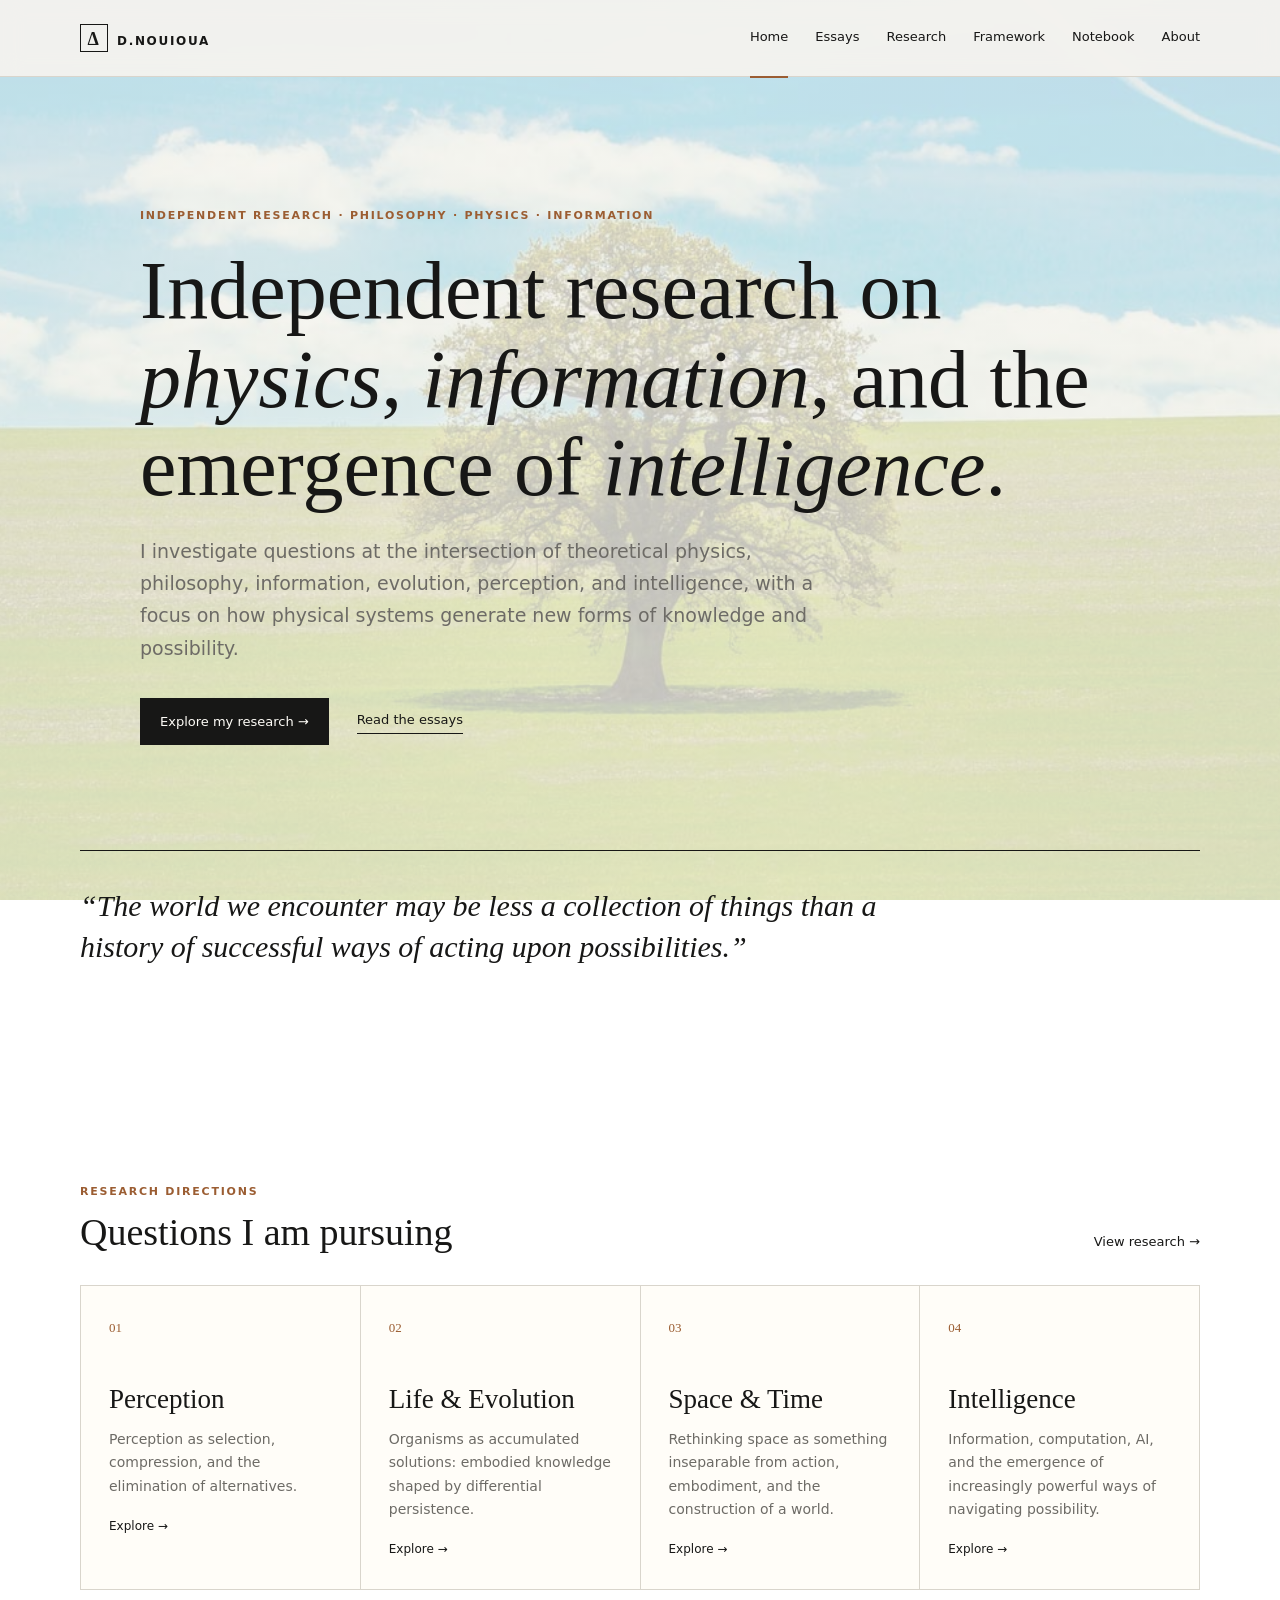
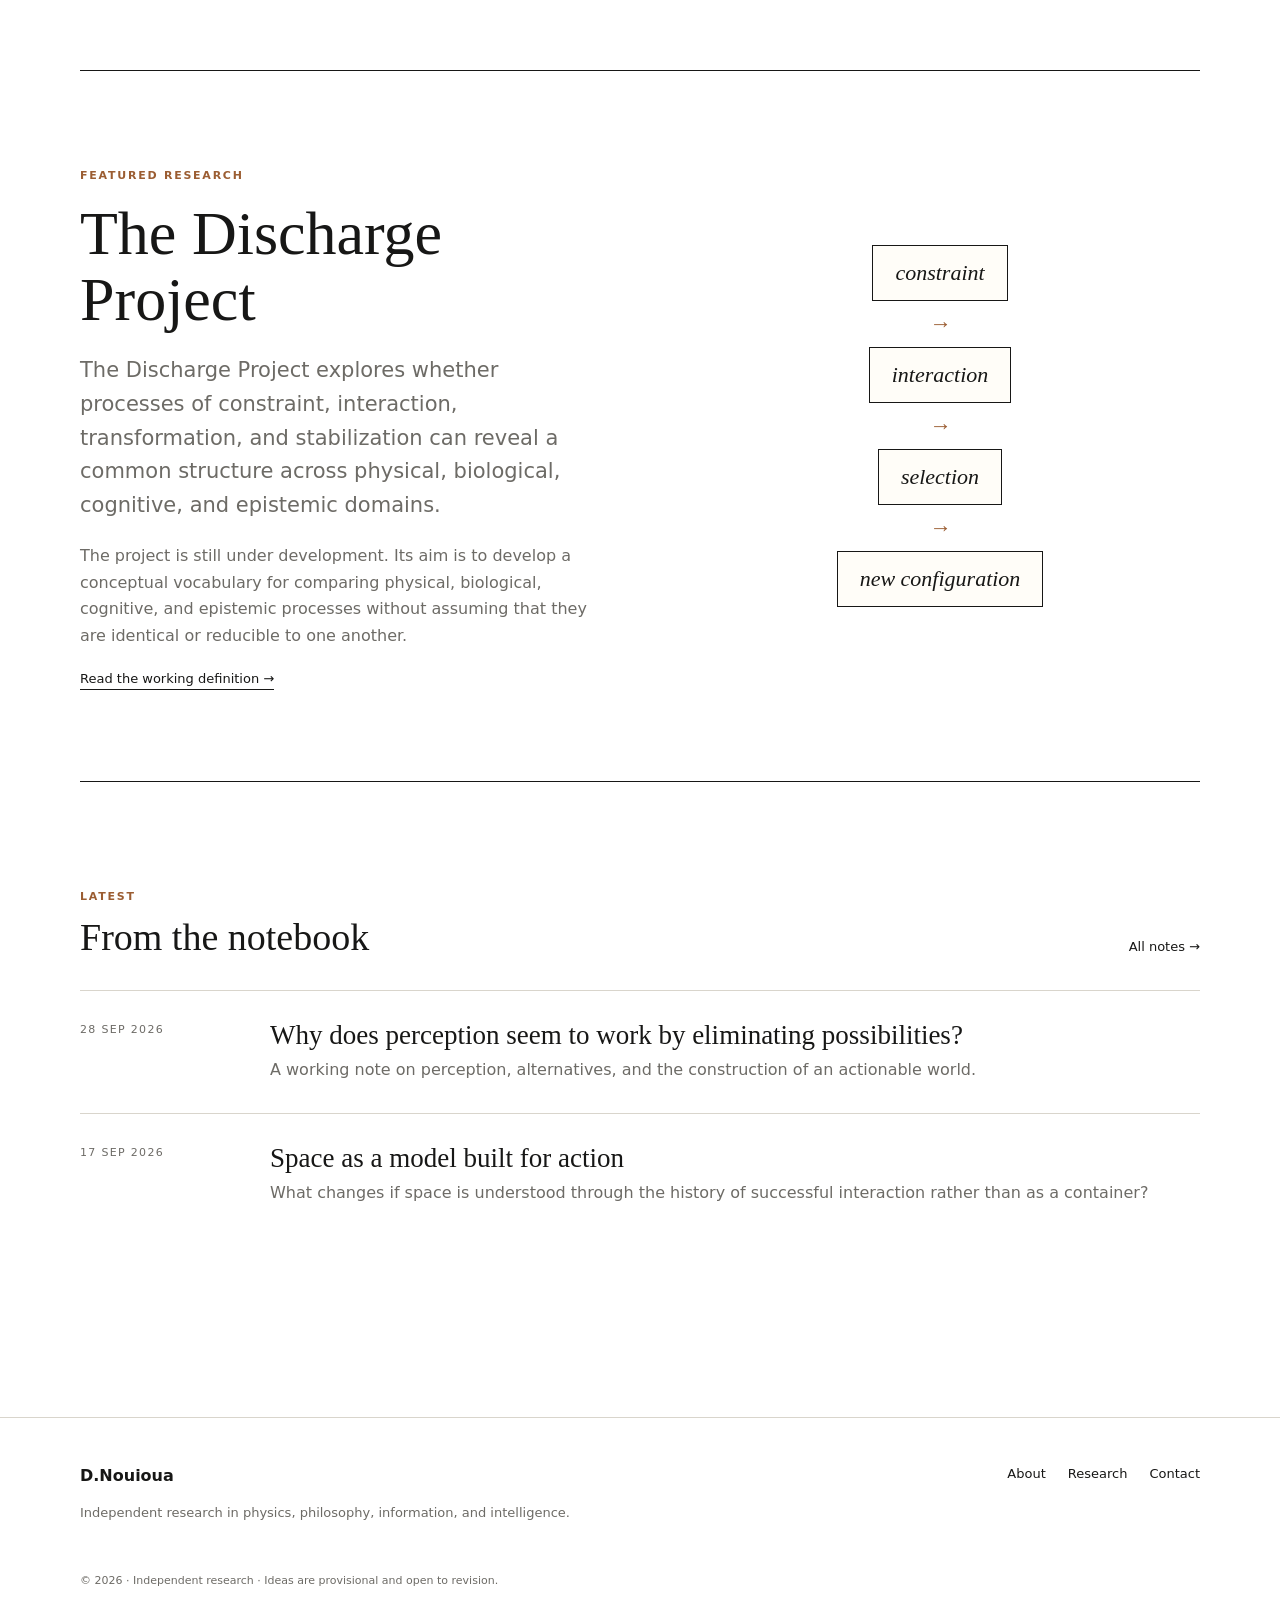
<file: index.html>
<!doctype html>
<html lang="en">
<head>
  <meta charset="utf-8">
  <meta name="viewport" content="width=device-width,initial-scale=1">
  <meta name="description" content="An independent inquiry into information, life, perception, intelligence, space and time.">
  <title>D.Nouioua — Independent Researcher</title>
  <link rel="stylesheet" href="assets/style.css">
</head>
<body>
<header class="site-header">
  <div class="wrap nav">
    <a class="brand" href="index.html"><span>Δ</span>D.NOUIOUA</a>
    <button class="menu" aria-label="Toggle navigation">☰</button>
    <nav>
      <a href="index.html" class="active">Home</a>
      <a href="essays.html">Essays</a>
      <a href="research.html">Research</a>
      <a href="framework.html">Framework</a>
      <a href="notebook.html">Notebook</a>
      <a href="about.html">About</a>
    </nav>
  </div>
</header>

<main>
<section class="hero wrap">
  <div class="eyebrow">INDEPENDENT RESEARCH · PHILOSOPHY · PHYSICS · INFORMATION</div>
  <h1>Independent research on <em>physics</em>, <em>information</em>, and the emergence of <em>intelligence</em>.</h1>
  <p class="lead">I investigate questions at the intersection of theoretical physics, philosophy, information, evolution, perception, and intelligence, with a focus on how physical systems generate new forms of knowledge and possibility.</p>
  <div class="hero-actions">
    <a class="button" href="research.html">Explore my research →</a>
    <a class="text-link" href="essays.html">Read the essays</a>
  </div>
</section>

<section class="statement wrap">
  <div class="rule"></div>
  <p>“The world we encounter may be less a collection of things than a history of successful ways of acting upon possibilities.”</p>
</section>

<section class="grid-section wrap">
  <div class="section-head">
   <div><span class="eyebrow">RESEARCH DIRECTIONS</span><h2>Questions I am pursuing</h2></div>
<a href="research.html">View research →</a>
  </div>
  <div class="cards four">
    <article class="card"><span class="num">01</span><h3>Perception</h3><p>Perception as selection, compression, and the elimination of alternatives.</p><a href="essays.html">Explore →</a></article>
    <article class="card"><span class="num">02</span><h3>Life & Evolution</h3><p>Organisms as accumulated solutions: embodied knowledge shaped by differential persistence.</p><a href="essays.html">Explore →</a></article>
    <article class="card"><span class="num">03</span><h3>Space & Time</h3><p>Rethinking space as something inseparable from action, embodiment, and the construction of a world.</p><a href="essays.html">Explore →</a></article>
    <article class="card"><span class="num">04</span><h3>Intelligence</h3><p>Information, computation, AI, and the emergence of increasingly powerful ways of navigating possibility.</p><a href="essays.html">Explore →</a></article>
  </div>
</section>

<section class="feature wrap">
  <div>
    <span class="eyebrow">FEATURED RESEARCH</span>
    <h2>The Discharge Project</h2>
    <p class="large">The Discharge Project explores whether processes of constraint, interaction, transformation, and stabilization can reveal a common structure across physical, biological, cognitive, and epistemic domains.</p>
    <p>The project is still under development. Its aim is to develop a conceptual vocabulary for comparing physical, biological, cognitive, and epistemic processes without assuming that they are identical or reducible to one another.</p>
    <a class="text-link" href="framework.html#discharge">Read the working definition →</a>
  </div>
  <div class="diagram">
    <div class="node">constraint</div><div class="arrow">→</div><div class="node">interaction</div><div class="arrow">→</div><div class="node">selection</div><div class="arrow">→</div><div class="node">new configuration</div>
  </div>
</section>

<section class="latest wrap">
  <div class="section-head"><div><span class="eyebrow">LATEST</span><h2>From the notebook</h2></div><a href="notebook.html">All notes →</a></div>
  <article class="post-row"><span class="date">28 SEP 2026</span><div><h3><a href="notebook.html">Why does perception seem to work by eliminating possibilities?</a></h3><p>A working note on perception, alternatives, and the construction of an actionable world.</p></div></article>
  <article class="post-row"><span class="date">17 SEP 2026</span><div><h3><a href="notebook.html">Space as a model built for action</a></h3><p>What changes if space is understood through the history of successful interaction rather than as a container?</p></div></article>
</section>
</main>

<footer class="footer"><div class="wrap footer-grid"><div><strong>D.Nouioua</strong><p>Independent research in physics, philosophy, information, and intelligence.</p></div><div><a href="about.html">About</a><a href="research.html">Research</a><a href="mailto:nouiouadhaieddine@gmail.com">Contact</a></div></div><div class="wrap copyright">© 2026 · Independent research · Ideas are provisional and open to revision.</div></footer>
<script src="assets/main.js"></script>
</body>
</html>
</file>
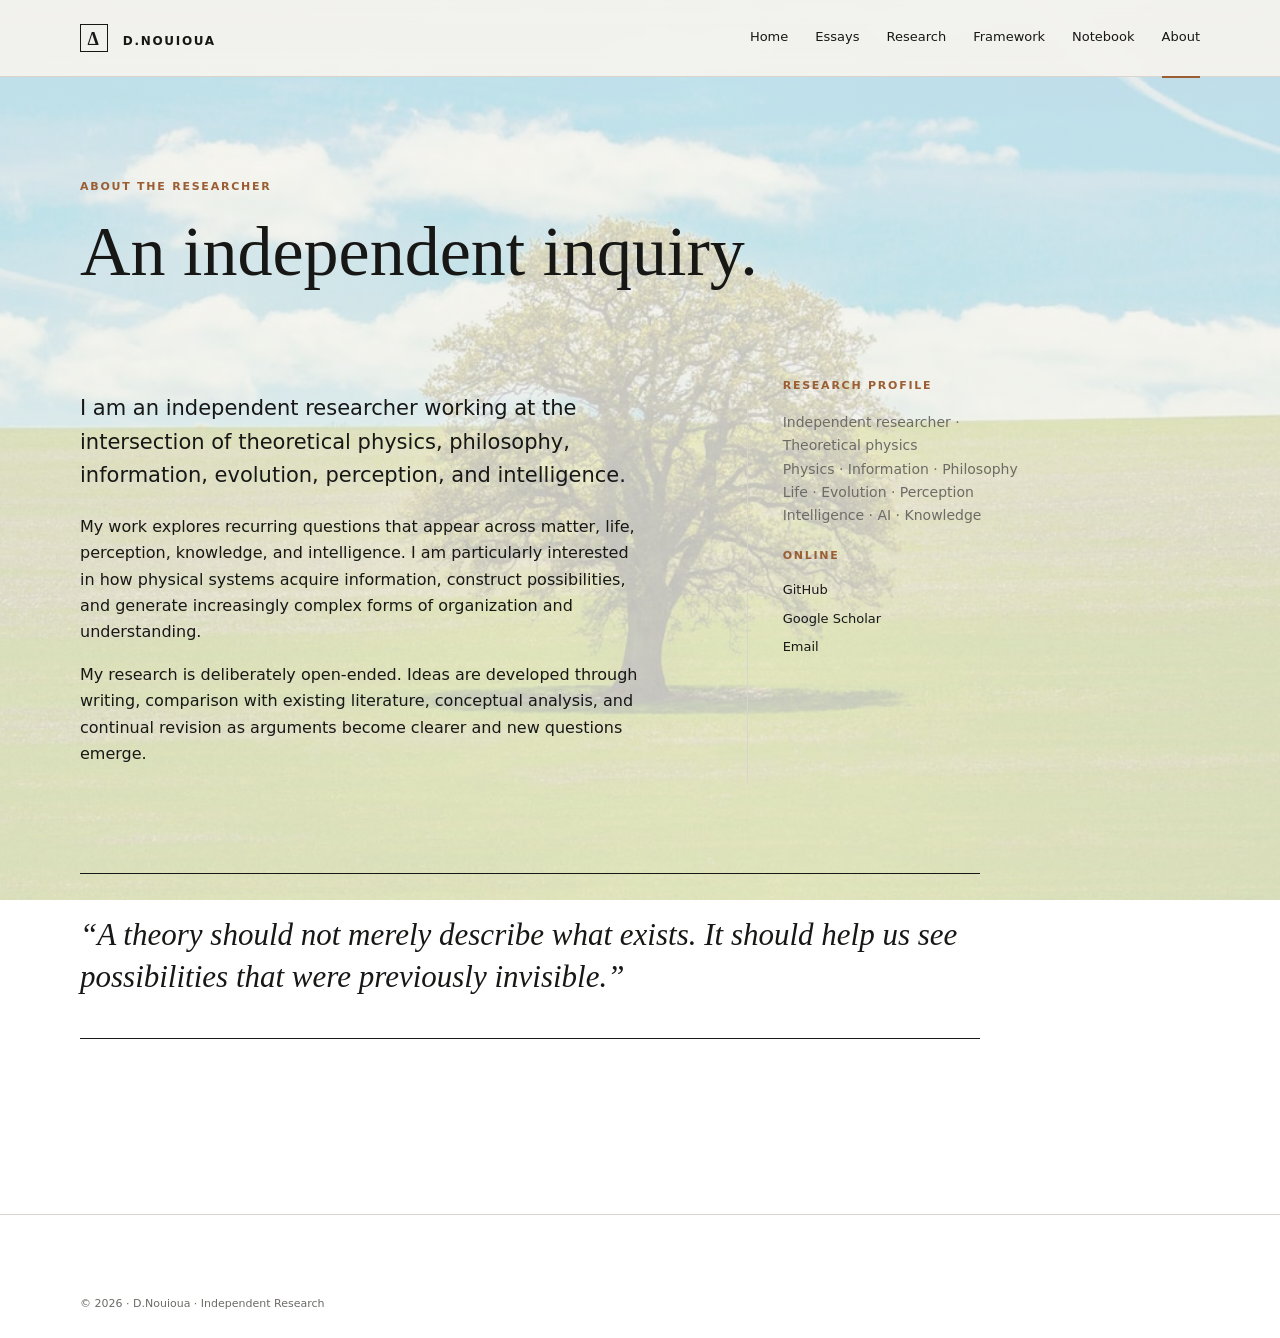
<file: about.html>
<!doctype html><html lang="en"><head><meta charset="utf-8"><meta name="viewport" content="width=device-width,initial-scale=1"><title>About — D.Nouioua</title><link rel="stylesheet" href="assets/style.css"></head><body>
<header class="site-header"><div class="wrap nav"><a class="brand" href="index.html"><span>Δ</span> D.NOUIOUA</a><button class="menu">☰</button><nav><a href="index.html">Home</a><a href="essays.html">Essays</a><a href="research.html">Research</a><a href="framework.html">Framework</a><a href="notebook.html">Notebook</a><a class="active" href="about.html">About</a></nav></div></header>
<main class="page wrap about"><div class="page-intro"><span class="eyebrow">ABOUT THE RESEARCHER</span><h1>An independent inquiry.</h1></div>
<div class="about-grid"><div><p class="large">I am an independent researcher working at the intersection of theoretical physics, philosophy, information, evolution, perception, and intelligence.</p><p>My work explores recurring questions that appear across matter, life, perception, knowledge, and intelligence. I am particularly interested in how physical systems acquire information, construct possibilities, and generate increasingly complex forms of organization and understanding.</p><p>My research is deliberately open-ended. Ideas are developed through writing, comparison with existing literature, conceptual analysis, and continual revision as arguments become clearer and new questions emerge.</p></div><aside><span class="eyebrow">RESEARCH PROFILE</span><ul><li>Independent researcher · Theoretical physics</li><li>Physics · Information · Philosophy</li><li>Life · Evolution · Perception</li><li>Intelligence · AI · Knowledge</li></ul><span class="eyebrow">ONLINE</span><div class="links"><a href="#">GitHub</a><a href="#">Google Scholar</a><a href="mailto:nouiouadhaieddine@gmail.com">Email</a></div></aside></div>
<div class="quote">“A theory should not merely describe what exists. It should help us see possibilities that were previously invisible.”</div>
</main><footer class="footer"><div class="wrap copyright">© 2026 · D.Nouioua · Independent Research</div></footer><script src="assets/main.js"></script></body></html>
</file>
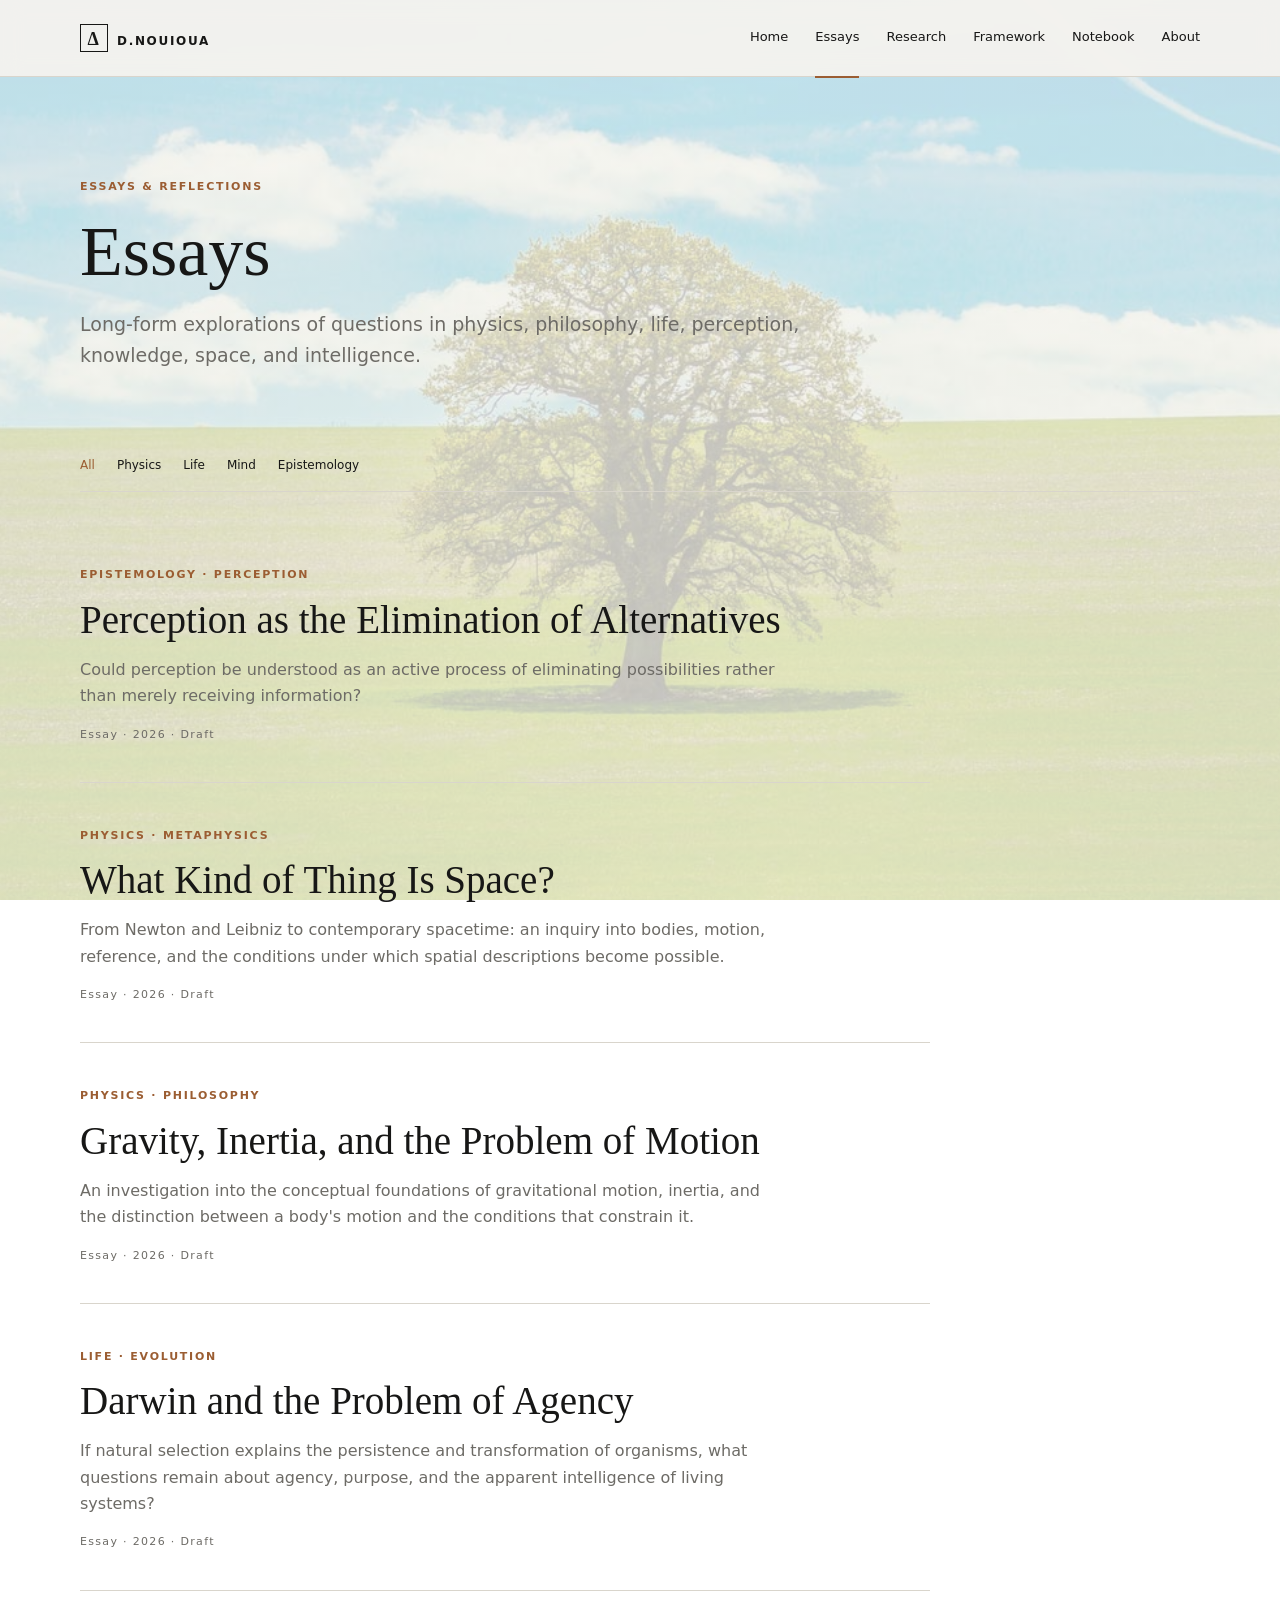
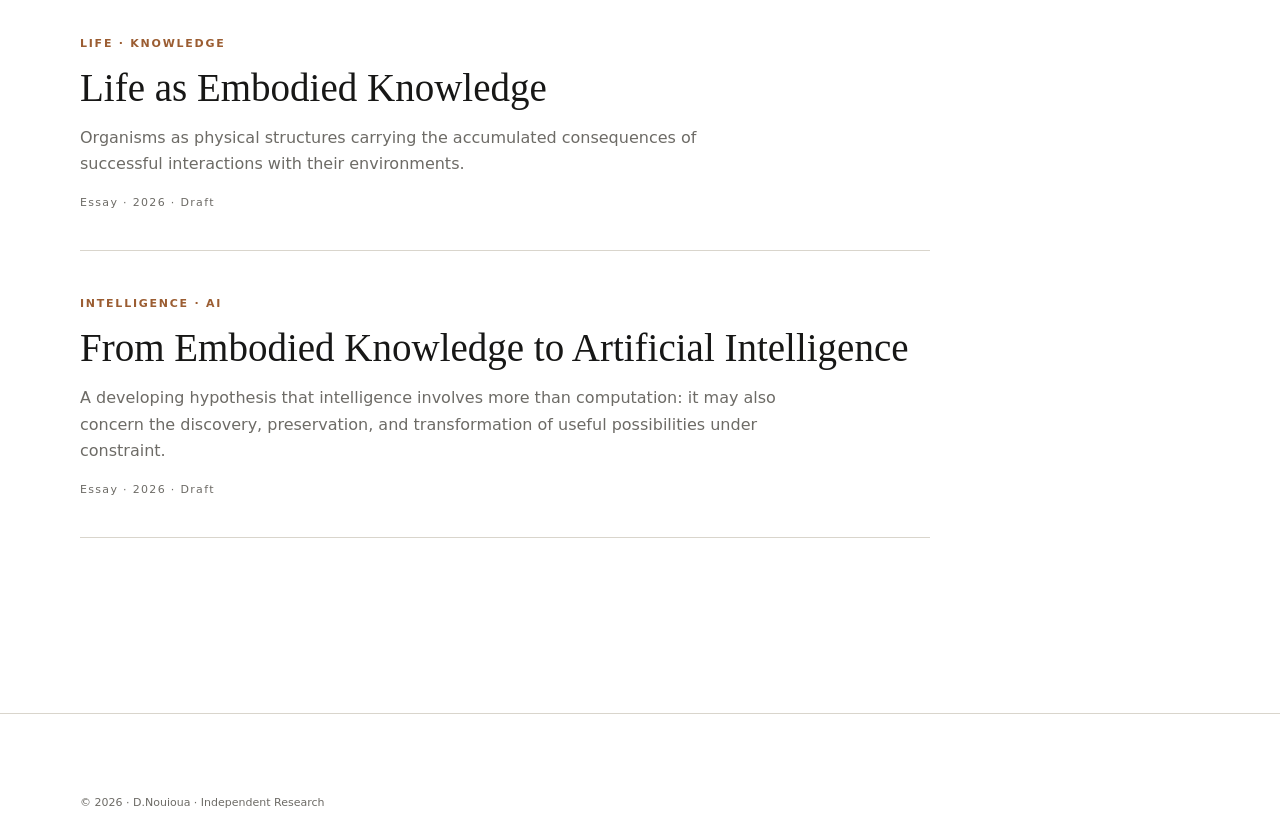
<file: essays.html>
<!doctype html>
<html lang="en">
<head>
  <meta charset="utf-8">
  <meta name="viewport" content="width=device-width,initial-scale=1">
  <title>Essays — D.Nouioua</title>
  <link rel="stylesheet" href="assets/style.css">
</head>

<body>

<header class="site-header">
  <div class="wrap nav">
    <a class="brand" href="index.html"><span>Δ</span>D.NOUIOUA</a>
    <button class="menu">☰</button>

    <nav>
      <a href="index.html">Home</a>
      <a class="active" href="essays.html">Essays</a>
      <a href="research.html">Research</a>
      <a href="framework.html">Framework</a>
      <a href="notebook.html">Notebook</a>
      <a href="about.html">About</a>
    </nav>
  </div>
</header>

<main class="page wrap">

  <div class="page-intro">
    <span class="eyebrow">ESSAYS & REFLECTIONS</span>
    <h1>Essays</h1>
    <p>
      Long-form explorations of questions in physics, philosophy, life,
      perception, knowledge, space, and intelligence.
    </p>
  </div>

  <div class="filters">
    <span class="filter active">All</span>
    <span class="filter">Physics</span>
    <span class="filter">Life</span>
    <span class="filter">Mind</span>
    <span class="filter">Epistemology</span>
  </div>

  <div class="essay-list">

    <article>
      <span class="tag">EPISTEMOLOGY · PERCEPTION</span>
      <h2>Perception as the Elimination of Alternatives</h2>
      <p>
        Could perception be understood as an active process of eliminating
        possibilities rather than merely receiving information?
      </p>
      <div class="meta">Essay · 2026 · Draft</div>
    </article>

    <article>
      <span class="tag">PHYSICS · METAPHYSICS</span>
      <h2>What Kind of Thing Is Space?</h2>
      <p>
        From Newton and Leibniz to contemporary spacetime: an inquiry into
        bodies, motion, reference, and the conditions under which spatial
        descriptions become possible.
      </p>
      <div class="meta">Essay · 2026 · Draft</div>
    </article>

    <article>
      <span class="tag">PHYSICS · PHILOSOPHY</span>
      <h2>Gravity, Inertia, and the Problem of Motion</h2>
      <p>
        An investigation into the conceptual foundations of gravitational
        motion, inertia, and the distinction between a body's motion and the
        conditions that constrain it.
      </p>
      <div class="meta">Essay · 2026 · Draft</div>
    </article>

    <article>
      <span class="tag">LIFE · EVOLUTION</span>
      <h2>Darwin and the Problem of Agency</h2>
      <p>
        If natural selection explains the persistence and transformation of
        organisms, what questions remain about agency, purpose, and the
        apparent intelligence of living systems?
      </p>
      <div class="meta">Essay · 2026 · Draft</div>
    </article>

    <article>
      <span class="tag">LIFE · KNOWLEDGE</span>
      <h2>Life as Embodied Knowledge</h2>
      <p>
        Organisms as physical structures carrying the accumulated consequences
        of successful interactions with their environments.
      </p>
      <div class="meta">Essay · 2026 · Draft</div>
    </article>

    <article>
      <span class="tag">INTELLIGENCE · AI</span>
      <h2>From Embodied Knowledge to Artificial Intelligence</h2>
      <p>
        A developing hypothesis that intelligence involves more than
        computation: it may also concern the discovery, preservation, and
        transformation of useful possibilities under constraint.
      </p>
      <div class="meta">Essay · 2026 · Draft</div>
    </article>

  </div>

</main>

<footer class="footer">
  <div class="wrap copyright">
    © 2026 · D.Nouioua · Independent Research
  </div>
</footer>

<script src="assets/main.js"></script>

</body>
</html>
</file>
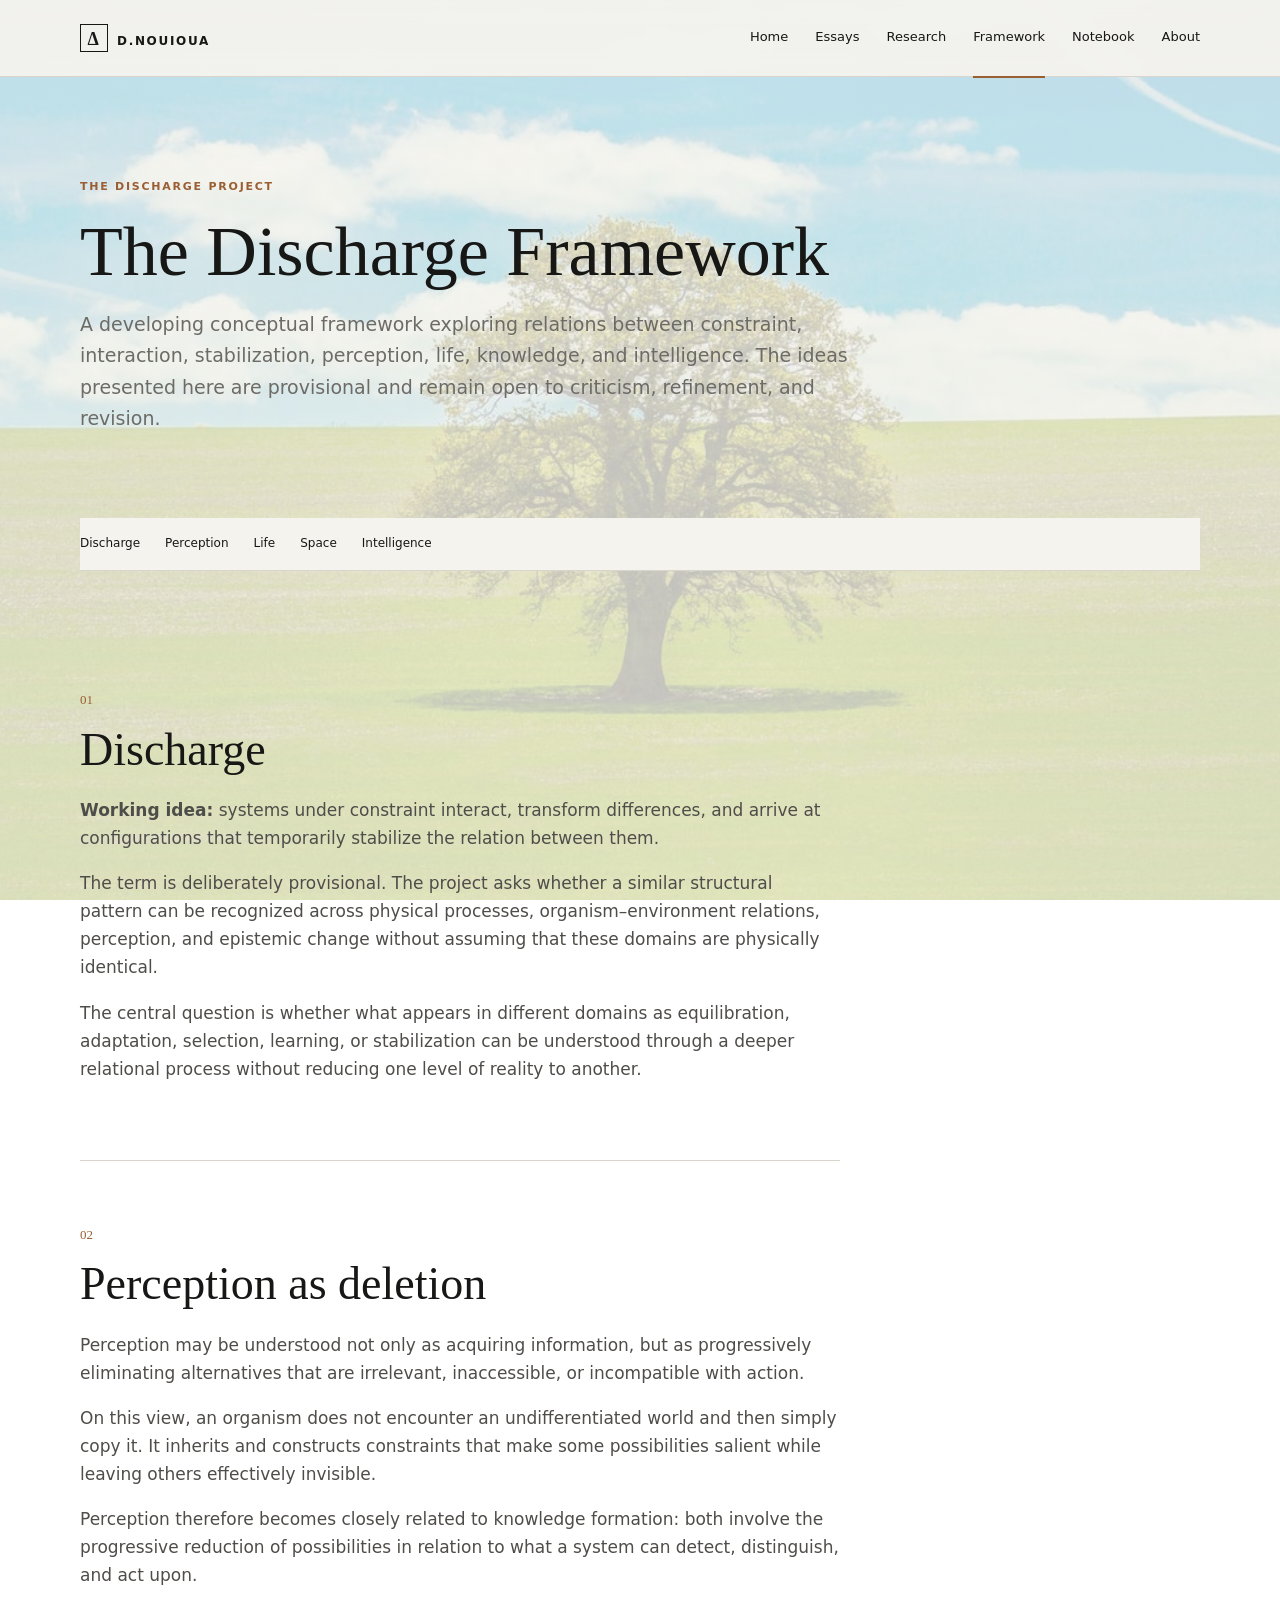
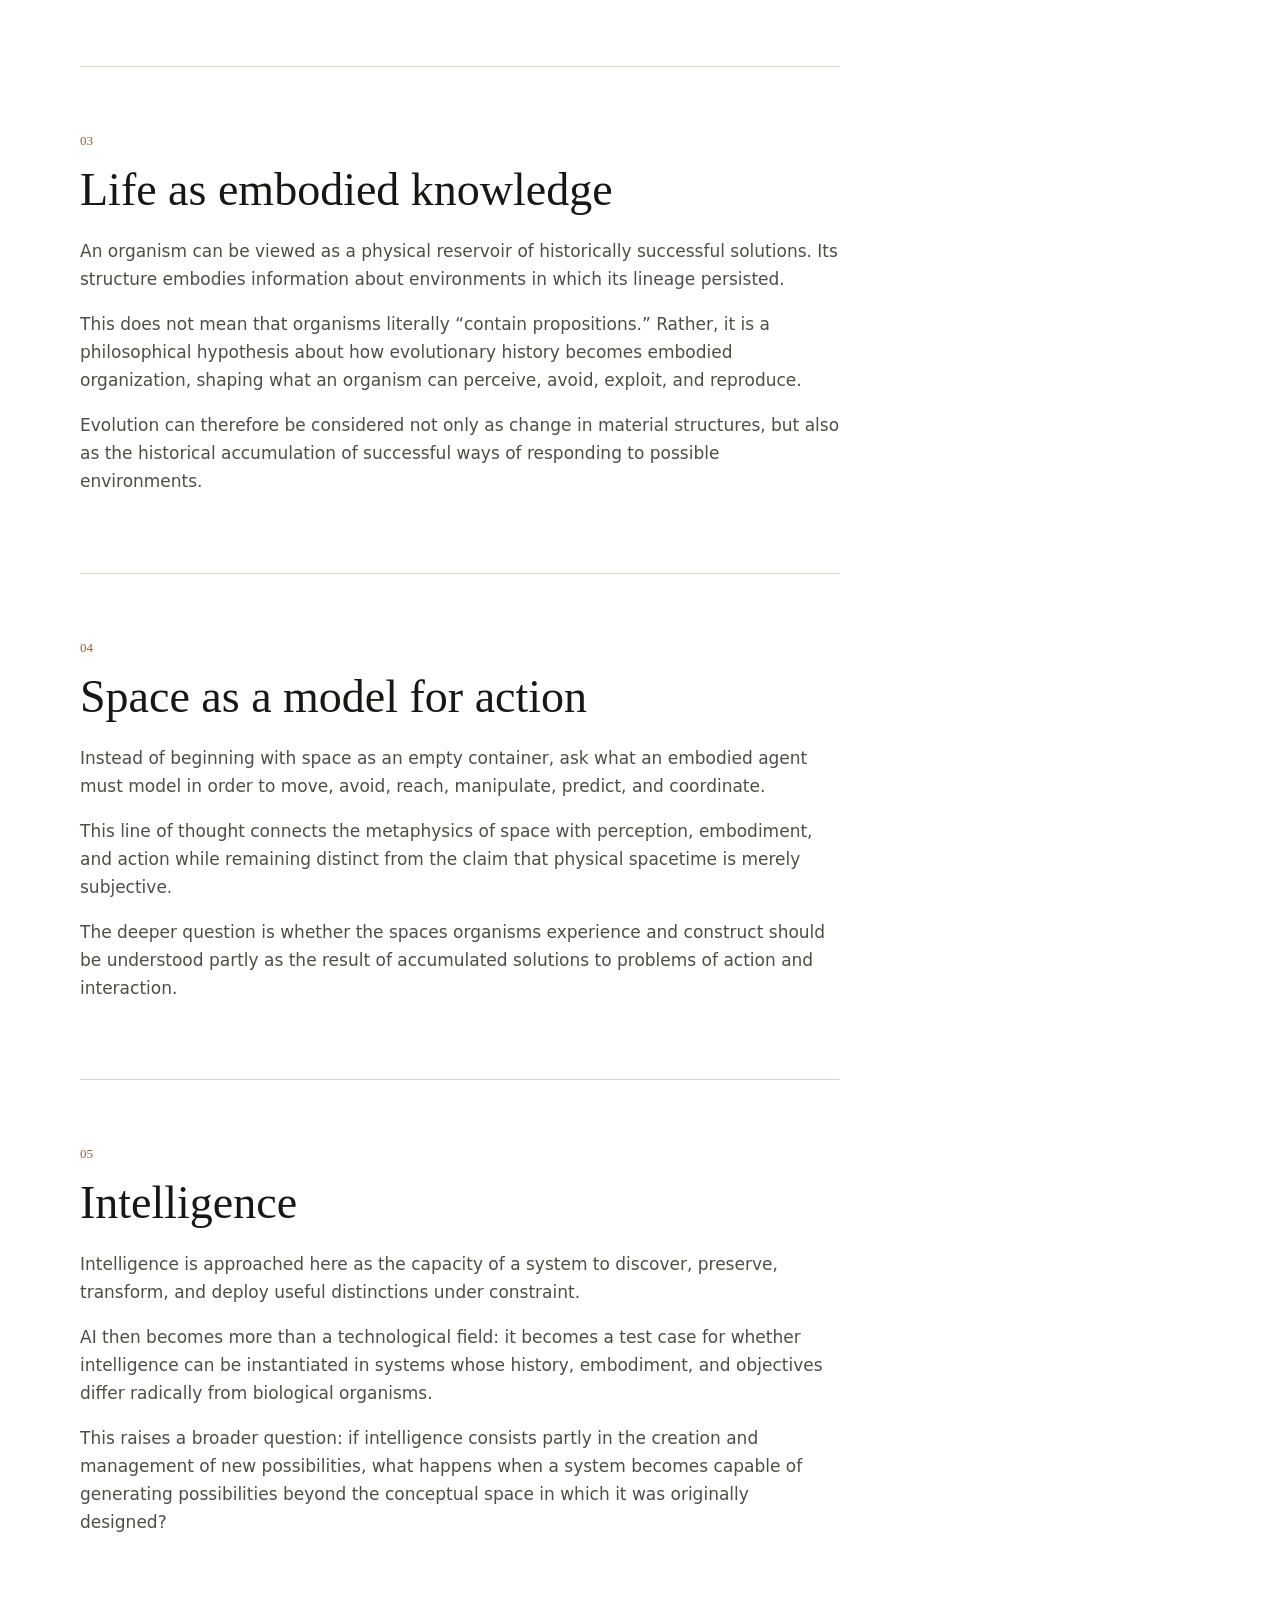
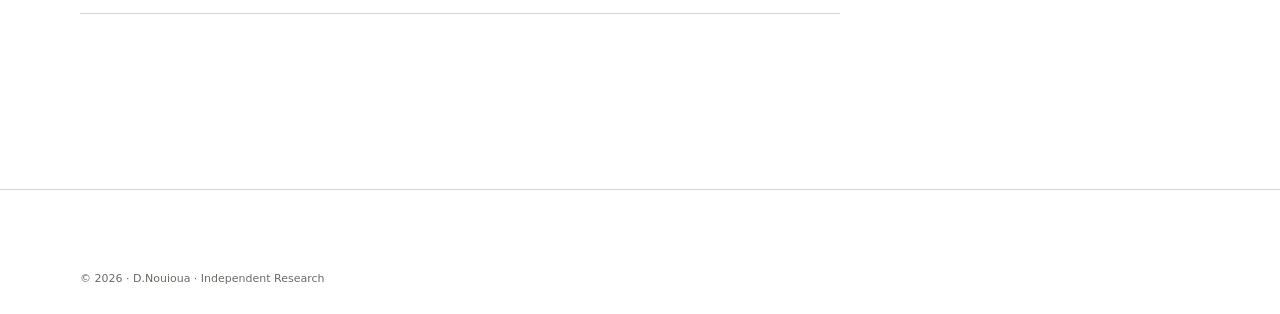
<file: framework.html>
<!doctype html>
<html lang="en">
<head>
  <meta charset="utf-8">
  <meta name="viewport" content="width=device-width,initial-scale=1">
  <title>Framework — D.Nouioua</title>
  <link rel="stylesheet" href="assets/style.css">
</head>

<body>

<header class="site-header">
  <div class="wrap nav">
    <a class="brand" href="index.html"><span>Δ</span>D.NOUIOUA</a>
    <button class="menu">☰</button>

    <nav>
      <a href="index.html">Home</a>
      <a href="essays.html">Essays</a>
      <a href="research.html">Research</a>
      <a class="active" href="framework.html">Framework</a>
      <a href="notebook.html">Notebook</a>
      <a href="about.html">About</a>
    </nav>
  </div>
</header>

<main class="page wrap framework">

  <div class="page-intro">
    <span class="eyebrow">THE DISCHARGE PROJECT</span>
    <h1>The Discharge Framework</h1>
    <p>
      A developing conceptual framework exploring relations between constraint,
      interaction, stabilization, perception, life, knowledge, and intelligence.
      The ideas presented here are provisional and remain open to criticism,
      refinement, and revision.
    </p>
  </div>

  <aside class="toc">
    <a href="#discharge">Discharge</a>
    <a href="#perception">Perception</a>
    <a href="#life">Life</a>
    <a href="#space">Space</a>
    <a href="#intelligence">Intelligence</a>
  </aside>

  <section id="discharge" class="framework-block">
    <span class="num">01</span>
    <h2>Discharge</h2>

    <p>
      <strong>Working idea:</strong> systems under constraint interact,
      transform differences, and arrive at configurations that temporarily
      stabilize the relation between them.
    </p>

    <p>
      The term is deliberately provisional. The project asks whether a similar
      structural pattern can be recognized across physical processes,
      organism–environment relations, perception, and epistemic change without
      assuming that these domains are physically identical.
    </p>

    <p>
      The central question is whether what appears in different domains as
      equilibration, adaptation, selection, learning, or stabilization can be
      understood through a deeper relational process without reducing one level
      of reality to another.
    </p>
  </section>

  <section id="perception" class="framework-block">
    <span class="num">02</span>
    <h2>Perception as deletion</h2>

    <p>
      Perception may be understood not only as acquiring information, but as
      progressively eliminating alternatives that are irrelevant, inaccessible,
      or incompatible with action.
    </p>

    <p>
      On this view, an organism does not encounter an undifferentiated world
      and then simply copy it. It inherits and constructs constraints that make
      some possibilities salient while leaving others effectively invisible.
    </p>

    <p>
      Perception therefore becomes closely related to knowledge formation:
      both involve the progressive reduction of possibilities in relation to
      what a system can detect, distinguish, and act upon.
    </p>
  </section>

  <section id="life" class="framework-block">
    <span class="num">03</span>
    <h2>Life as embodied knowledge</h2>

    <p>
      An organism can be viewed as a physical reservoir of historically
      successful solutions. Its structure embodies information about
      environments in which its lineage persisted.
    </p>

    <p>
      This does not mean that organisms literally “contain propositions.”
      Rather, it is a philosophical hypothesis about how evolutionary history
      becomes embodied organization, shaping what an organism can perceive,
      avoid, exploit, and reproduce.
    </p>

    <p>
      Evolution can therefore be considered not only as change in material
      structures, but also as the historical accumulation of successful ways
      of responding to possible environments.
    </p>
  </section>

  <section id="space" class="framework-block">
    <span class="num">04</span>
    <h2>Space as a model for action</h2>

    <p>
      Instead of beginning with space as an empty container, ask what an
      embodied agent must model in order to move, avoid, reach, manipulate,
      predict, and coordinate.
    </p>

    <p>
      This line of thought connects the metaphysics of space with perception,
      embodiment, and action while remaining distinct from the claim that
      physical spacetime is merely subjective.
    </p>

    <p>
      The deeper question is whether the spaces organisms experience and
      construct should be understood partly as the result of accumulated
      solutions to problems of action and interaction.
    </p>
  </section>

  <section id="intelligence" class="framework-block">
    <span class="num">05</span>
    <h2>Intelligence</h2>

    <p>
      Intelligence is approached here as the capacity of a system to discover,
      preserve, transform, and deploy useful distinctions under constraint.
    </p>

    <p>
      AI then becomes more than a technological field: it becomes a test case
      for whether intelligence can be instantiated in systems whose history,
      embodiment, and objectives differ radically from biological organisms.
    </p>

    <p>
      This raises a broader question: if intelligence consists partly in the
      creation and management of new possibilities, what happens when a
      system becomes capable of generating possibilities beyond the conceptual
      space in which it was originally designed?
    </p>
  </section>

</main>

<footer class="footer">
  <div class="wrap copyright">
    © 2026 · D.Nouioua · Independent Research
  </div>
</footer>

<script src="assets/main.js"></script>

</body>
</html>
</file>
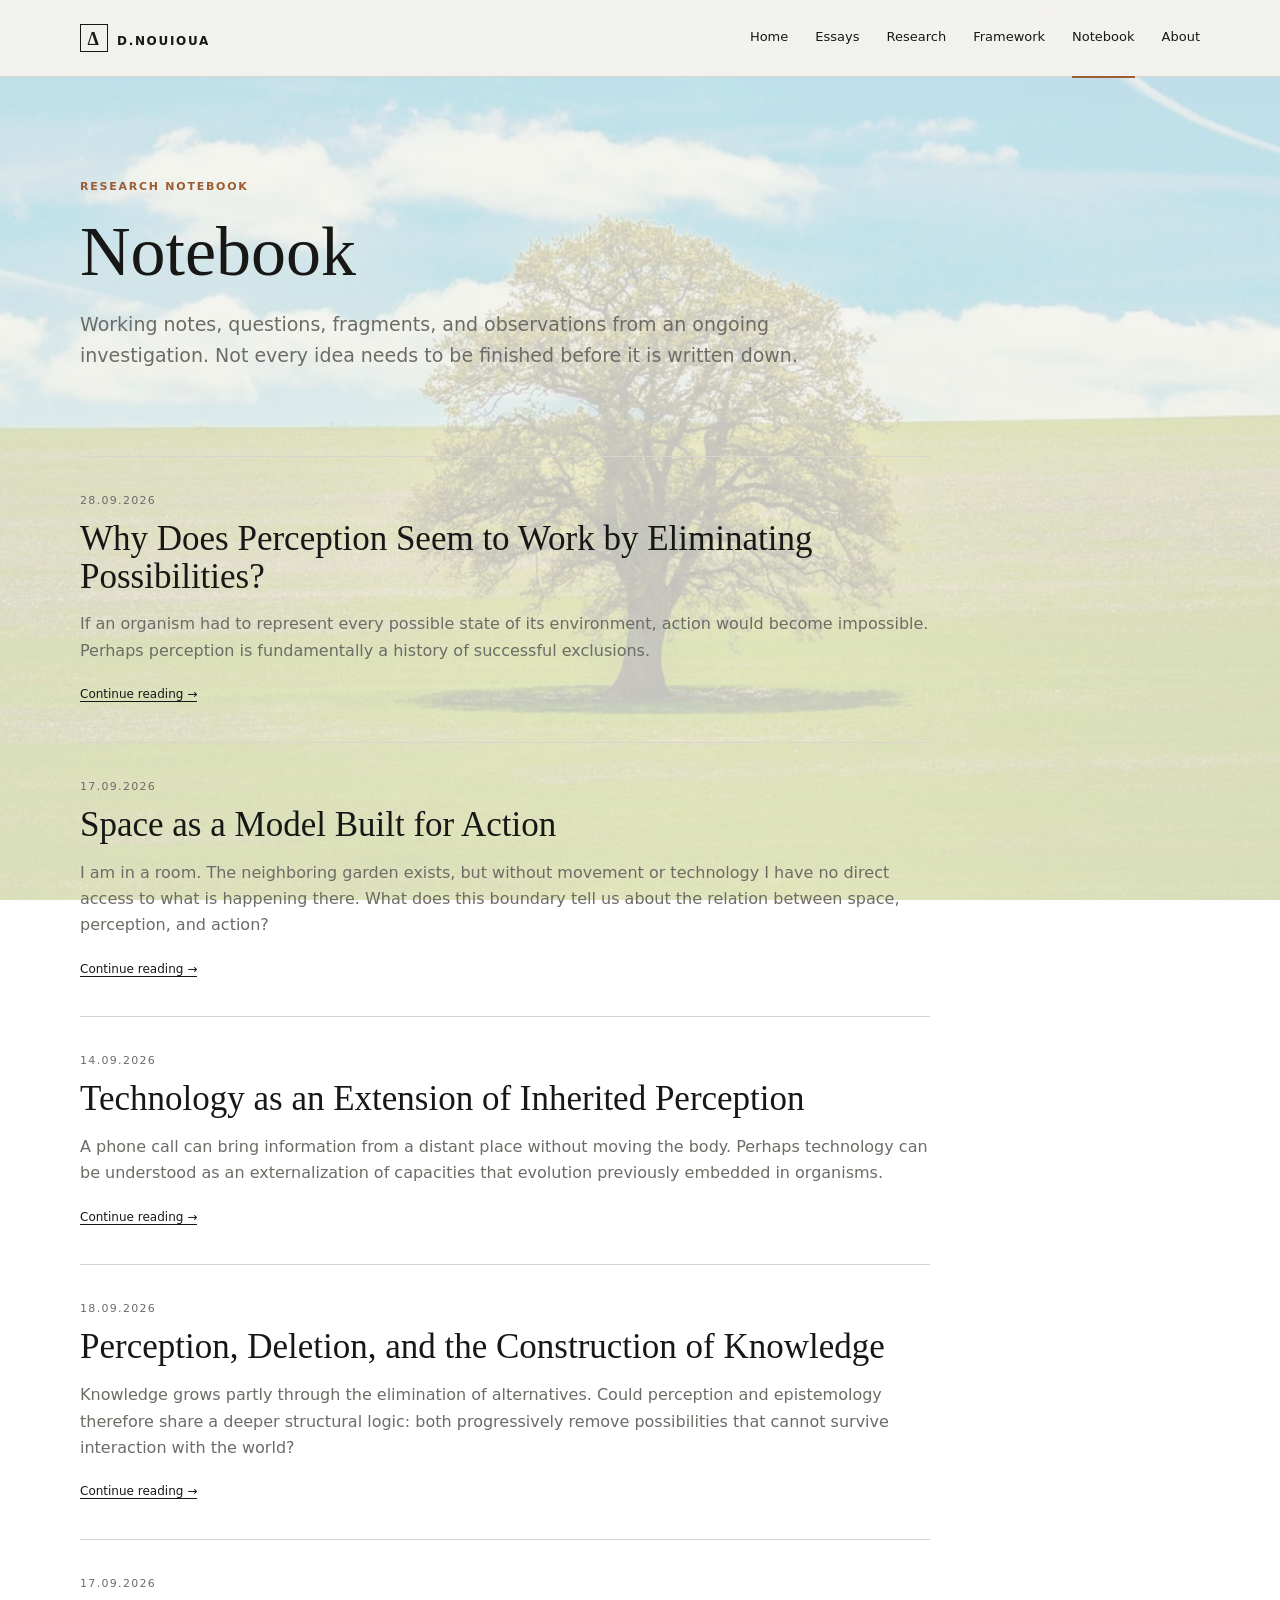
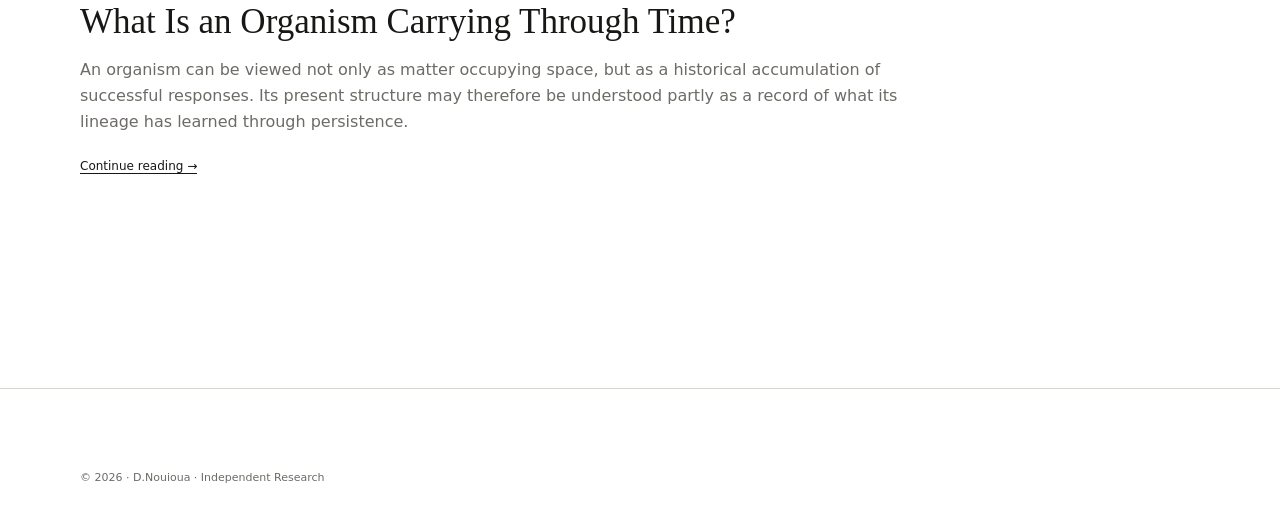
<file: notebook.html>
<!doctype html>
<html lang="en">
<head>
  <meta charset="utf-8">
  <meta name="viewport" content="width=device-width,initial-scale=1">
  <title>Notebook — D.Nouioua</title>
  <link rel="stylesheet" href="assets/style.css">
</head>

<body>

<header class="site-header">
  <div class="wrap nav">
    <a class="brand" href="index.html"><span>Δ</span>D.NOUIOUA</a>
    <button class="menu">☰</button>

    <nav>
      <a href="index.html">Home</a>
      <a href="essays.html">Essays</a>
      <a href="research.html">Research</a>
      <a href="framework.html">Framework</a>
      <a class="active" href="notebook.html">Notebook</a>
      <a href="about.html">About</a>
    </nav>
  </div>
</header>

<main class="page wrap">

  <div class="page-intro">
    <span class="eyebrow">RESEARCH NOTEBOOK</span>
    <h1>Notebook</h1>
    <p>
      Working notes, questions, fragments, and observations from an ongoing
      investigation. Not every idea needs to be finished before it is written
      down.
    </p>
  </div>

  <div class="notes">

    <article>
      <div class="date">28.09.2026</div>
      <h2>Why Does Perception Seem to Work by Eliminating Possibilities?</h2>
      <p>
        If an organism had to represent every possible state of its environment,
        action would become impossible. Perhaps perception is fundamentally a
        history of successful exclusions.
      </p>
      <a href="#">Continue reading →</a>
    </article>

    <article>
      <div class="date">17.09.2026</div>
      <h2>Space as a Model Built for Action</h2>
      <p>
        I am in a room. The neighboring garden exists, but without movement or
        technology I have no direct access to what is happening there. What does
        this boundary tell us about the relation between space, perception, and
        action?
      </p>
      <a href="#">Continue reading →</a>
    </article>

    <article>
      <div class="date">14.09.2026</div>
      <h2>Technology as an Extension of Inherited Perception</h2>
      <p>
        A phone call can bring information from a distant place without moving
        the body. Perhaps technology can be understood as an externalization of
        capacities that evolution previously embedded in organisms.
      </p>
      <a href="#">Continue reading →</a>
    </article>

    <article>
      <div class="date">18.09.2026</div>
      <h2>Perception, Deletion, and the Construction of Knowledge</h2>
      <p>
        Knowledge grows partly through the elimination of alternatives. Could
        perception and epistemology therefore share a deeper structural logic:
        both progressively remove possibilities that cannot survive interaction
        with the world?
      </p>
      <a href="#">Continue reading →</a>
    </article>

    <article>
      <div class="date">17.09.2026</div>
      <h2>What Is an Organism Carrying Through Time?</h2>
      <p>
        An organism can be viewed not only as matter occupying space, but as a
        historical accumulation of successful responses. Its present structure
        may therefore be understood partly as a record of what its lineage has
        learned through persistence.
      </p>
      <a href="#">Continue reading →</a>
    </article>

  </div>

</main>

<footer class="footer">
  <div class="wrap copyright">
    © 2026 · D.Nouioua · Independent Research
  </div>
</footer>

<script src="assets/main.js"></script>

</body>
</html>
</file>
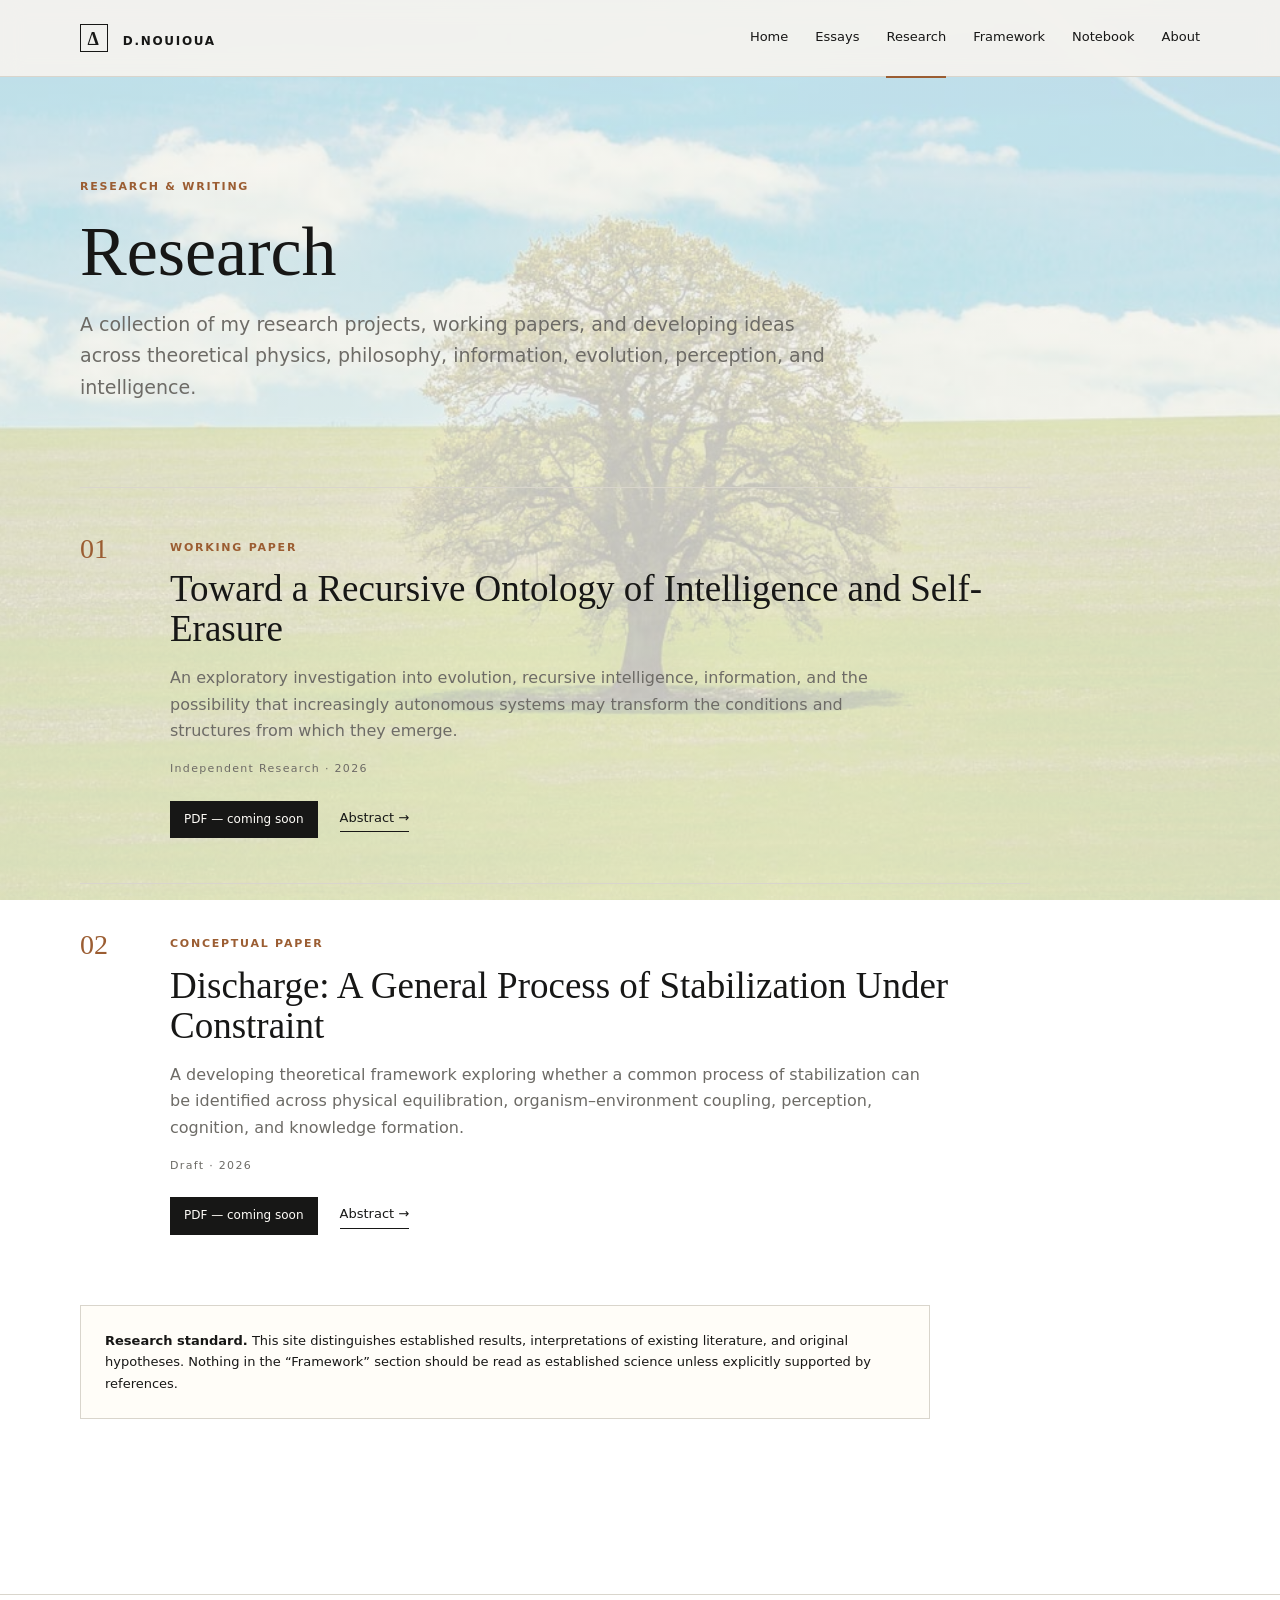
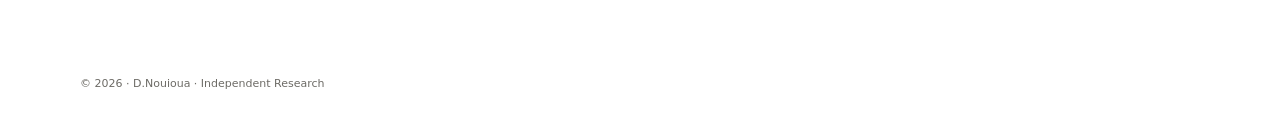
<file: research.html>
<!doctype html><html lang="en"><head><meta charset="utf-8"><meta name="viewport" content="width=device-width,initial-scale=1"><title>Research — D.Nouioua</title><link rel="stylesheet" href="assets/style.css"></head><body>
<header class="site-header"><div class="wrap nav"><a class="brand" href="index.html"><span>Δ</span> D.NOUIOUA</a><button class="menu">☰</button><nav><a href="index.html">Home</a><a href="essays.html">Essays</a><a class="active" href="research.html">Research</a><a href="framework.html">Framework</a><a href="notebook.html">Notebook</a><a href="about.html">About</a></nav></div></header>
<main class="page wrap"><div class="page-intro"><span class="eyebrow">RESEARCH & WRITING</span><h1>Research</h1><p>A collection of my research projects, working papers, and developing ideas across theoretical physics, philosophy, information, evolution, perception, and intelligence.</p></div>
<div class="paper"><div class="paper-no">01</div><div><span class="tag">WORKING PAPER</span><h2>Toward a Recursive Ontology of Intelligence and Self-Erasure</h2><p>An exploratory investigation into evolution, recursive intelligence, information, and the possibility that increasingly autonomous systems may transform the conditions and structures from which they emerge.</p><div class="meta">Independent Research · 2026</div><div class="paper-actions"><a class="button small" href="#">PDF — coming soon</a><a class="text-link" href="#">Abstract →</a></div></div></div>
<div class="paper"><div class="paper-no">02</div><div><span class="tag">CONCEPTUAL PAPER</span><h2>Discharge: A General Process of Stabilization Under Constraint</h2><p>A developing theoretical framework exploring whether a common process of stabilization can be identified across physical equilibration, organism–environment coupling, perception, cognition, and knowledge formation.</p><div class="meta">Draft · 2026</div><div class="paper-actions"><a class="button small" href="#">PDF — coming soon</a><a class="text-link" href="#">Abstract →</a></div></div></div>
<div class="citation-note"><strong>Research standard.</strong> This site distinguishes established results, interpretations of existing literature, and original hypotheses. Nothing in the “Framework” section should be read as established science unless explicitly supported by references.</div>
</main><footer class="footer"><div class="wrap copyright">© 2026 · D.Nouioua · Independent Research</div></footer><script src="assets/main.js"></script></body></html>
</file>
<file: assets/style.css>
:root{--ink:#171716;--muted:#6d6b66;--paper:#f5f3ee;--line:#d9d5cc;--accent:#9b5d32;--white:#fffdf8;--max:1120px}*{box-sizing:border-box}html{scroll-behavior:smooth}body{
margin:0;
background:
linear-gradient(rgba(245,243,238,.78),rgba(245,243,238,.78)),
url("483633362_665098142852024_8411672740711183445_n.jpg");
background-size:cover;
background-position:center;
background-attachment:fixed;
background-repeat:no-repeat;
color:var(--ink);
font-family:Inter,ui-sans-serif,system-ui,-apple-system,BlinkMacSystemFont,"Segoe UI",sans-serif;
line-height:1.65
}a{color:inherit;text-decoration:none}a:hover{color:var(--accent)}.wrap{width:min(calc(100% - 48px),var(--max));margin:auto}.site-header{border-bottom:1px solid var(--line);background:rgba(245,243,238,.94);backdrop-filter:blur(10px);position:sticky;top:0;z-index:10}.nav{height:76px;display:flex;align-items:center;justify-content:space-between}.brand{font-size:12px;letter-spacing:.14em;font-weight:800}.brand span{display:inline-grid;place-items:center;width:28px;height:28px;border:1px solid var(--ink);margin-right:9px;font-family:Georgia,serif;font-size:18px}.nav nav{display:flex;gap:27px;font-size:13px}.nav nav a{padding:28px 0;border-bottom:2px solid transparent}.nav nav a.active{border-color:var(--accent)}.menu{display:none;background:none;border:0;font-size:22px}.hero{padding:130px 0 105px;max-width:1000px}.eyebrow,.tag{font-size:11px;letter-spacing:.16em;font-weight:800;color:var(--accent)}h1,h2,h3{font-family:Georgia,"Times New Roman",serif;line-height:1.08;font-weight:500}.hero h1{font-size:clamp(44px,7vw,82px);max-width:950px;margin:22px 0}.hero h1 em{font-style:italic}.lead{font-size:19px;line-height:1.7;color:var(--muted);max-width:720px}.hero-actions{display:flex;gap:28px;align-items:center;margin-top:34px}.button{display:inline-block;background:var(--ink);color:var(--white);padding:13px 20px;font-size:13px}.button:hover{background:var(--accent);color:white}.button.small{padding:9px 14px;font-size:12px}.text-link{font-size:13px;border-bottom:1px solid var(--ink);padding-bottom:3px}.statement{padding:0 0 100px}.rule{border-top:1px solid var(--ink);margin-bottom:35px}.statement p{font:italic 30px/1.35 Georgia,serif;max-width:850px}.grid-section{padding:80px 0}.section-head{display:flex;justify-content:space-between;align-items:end;margin-bottom:32px}.section-head h2{font-size:38px;margin:8px 0 0}.section-head>a{font-size:13px}.cards{display:grid;gap:1px;background:var(--line);border:1px solid var(--line)}.cards.four{grid-template-columns:repeat(4,1fr)}.card{background:var(--white);padding:28px;min-height:250px}.num{font:13px Georgia,serif;color:var(--accent)}.card h3{font-size:27px;margin:45px 0 12px}.card p{color:var(--muted);font-size:14px}.card a{font-size:12px}.feature{border-top:1px solid var(--ink);border-bottom:1px solid var(--ink);padding:90px 0;display:grid;grid-template-columns:1fr 1fr;gap:80px}.feature h2{font-size:62px;margin:12px 0}.large{font-size:21px;line-height:1.6}.feature p{color:var(--muted)}.diagram{display:flex;flex-direction:column;justify-content:center;align-items:center;gap:10px;font:italic 22px Georgia,serif}.node{border:1px solid var(--ink);padding:14px 22px;background:var(--white)}.arrow{color:var(--accent)}.latest{padding:100px 0}.post-row{display:grid;grid-template-columns:160px 1fr;gap:30px;padding:30px 0;border-top:1px solid var(--line)}.post-row h3{font-size:27px;margin:0 0 7px}.post-row p{margin:0;color:var(--muted)}.date,.meta{font-size:11px;letter-spacing:.12em;color:var(--muted)}.footer{border-top:1px solid var(--line);margin-top:80px;padding:45px 0 25px}.footer-grid{display:flex;justify-content:space-between}.footer-grid p{color:var(--muted);font-size:13px}.footer-grid>div:last-child{display:flex;gap:22px;font-size:13px}.copyright{font-size:11px;color:var(--muted);margin-top:35px}.page{padding:95px 0}.page-intro{max-width:780px;padding-bottom:65px}.page-intro h1{font-size:70px;margin:16px 0}.page-intro p{font-size:19px;color:var(--muted)}.filters{display:flex;gap:22px;border-bottom:1px solid var(--line);padding-bottom:16px;margin-bottom:30px;font-size:12px}.filter.active{color:var(--accent)}.essay-list article{padding:38px 0;border-bottom:1px solid var(--line);max-width:850px}.essay-list h2{font-size:39px;margin:12px 0}.essay-list p{color:var(--muted);max-width:700px}.paper{display:grid;grid-template-columns:90px 1fr;border-top:1px solid var(--line);padding:45px 0;max-width:950px}.paper-no{font:28px Georgia,serif;color:var(--accent)}.paper h2{font-size:37px;margin:10px 0}.paper p{color:var(--muted);max-width:750px}.paper-actions{display:flex;gap:22px;align-items:center;margin-top:22px}.citation-note{border:1px solid var(--line);background:var(--white);padding:24px;margin-top:25px;max-width:850px;font-size:13px}.toc{display:flex;gap:25px;border-bottom:1px solid var(--line);padding:16px 0;margin-bottom:55px;position:sticky;top:76px;background:var(--paper);z-index:5;font-size:12px}.framework-block{max-width:760px;padding:60px 0;border-bottom:1px solid var(--line);scroll-margin-top:130px}.framework-block h2{font-size:46px;margin:12px 0 22px}.framework-block p{font-size:17px;color:#4f4d49}.notes{max-width:850px}.notes article{padding:35px 0;border-top:1px solid var(--line)}.notes h2{font-size:35px;margin:10px 0}.notes p{color:var(--muted)}.notes a{font-size:12px;border-bottom:1px solid}.about-grid{display:grid;grid-template-columns:2fr 1fr;gap:100px;max-width:950px}.about-grid aside{border-left:1px solid var(--line);padding-left:35px}.about-grid ul{padding:0;list-style:none;color:var(--muted);font-size:14px}.links{display:flex;flex-direction:column;gap:7px;margin-top:12px;font-size:13px}.quote{font:italic 31px/1.35 Georgia,serif;border-top:1px solid var(--ink);border-bottom:1px solid var(--ink);padding:40px 0;margin-top:90px;max-width:900px}@media(max-width:800px){.wrap{width:min(calc(100% - 30px),var(--max))}.nav{height:65px}.menu{display:block}.nav nav{display:none;position:absolute;top:65px;left:0;right:0;background:var(--paper);border-bottom:1px solid var(--line);padding:12px 15px;flex-direction:column;gap:0}.nav nav.open{display:flex}.nav nav a{padding:12px 0}.hero{padding:80px 0}.hero h1{font-size:45px}.statement p{font-size:25px}.cards.four{grid-template-columns:1fr 1fr}.feature{grid-template-columns:1fr;gap:40px}.page{padding:65px 0}.page-intro h1{font-size:52px}.paper{grid-template-columns:50px 1fr}.paper h2,.essay-list h2{font-size:29px}.toc{overflow:auto;white-space:nowrap}.about-grid{grid-template-columns:1fr;gap:45px}.about-grid aside{border-left:0;border-top:1px solid var(--line);padding:30px 0}.footer-grid{flex-direction:column;gap:20px}}@media(max-width:520px){.cards.four{grid-template-columns:1fr}.post-row{grid-template-columns:1fr;gap:8px}.hero-actions{flex-direction:column;align-items:flex-start}.section-head{align-items:flex-start;gap:15px;flex-direction:column}}
</file>
